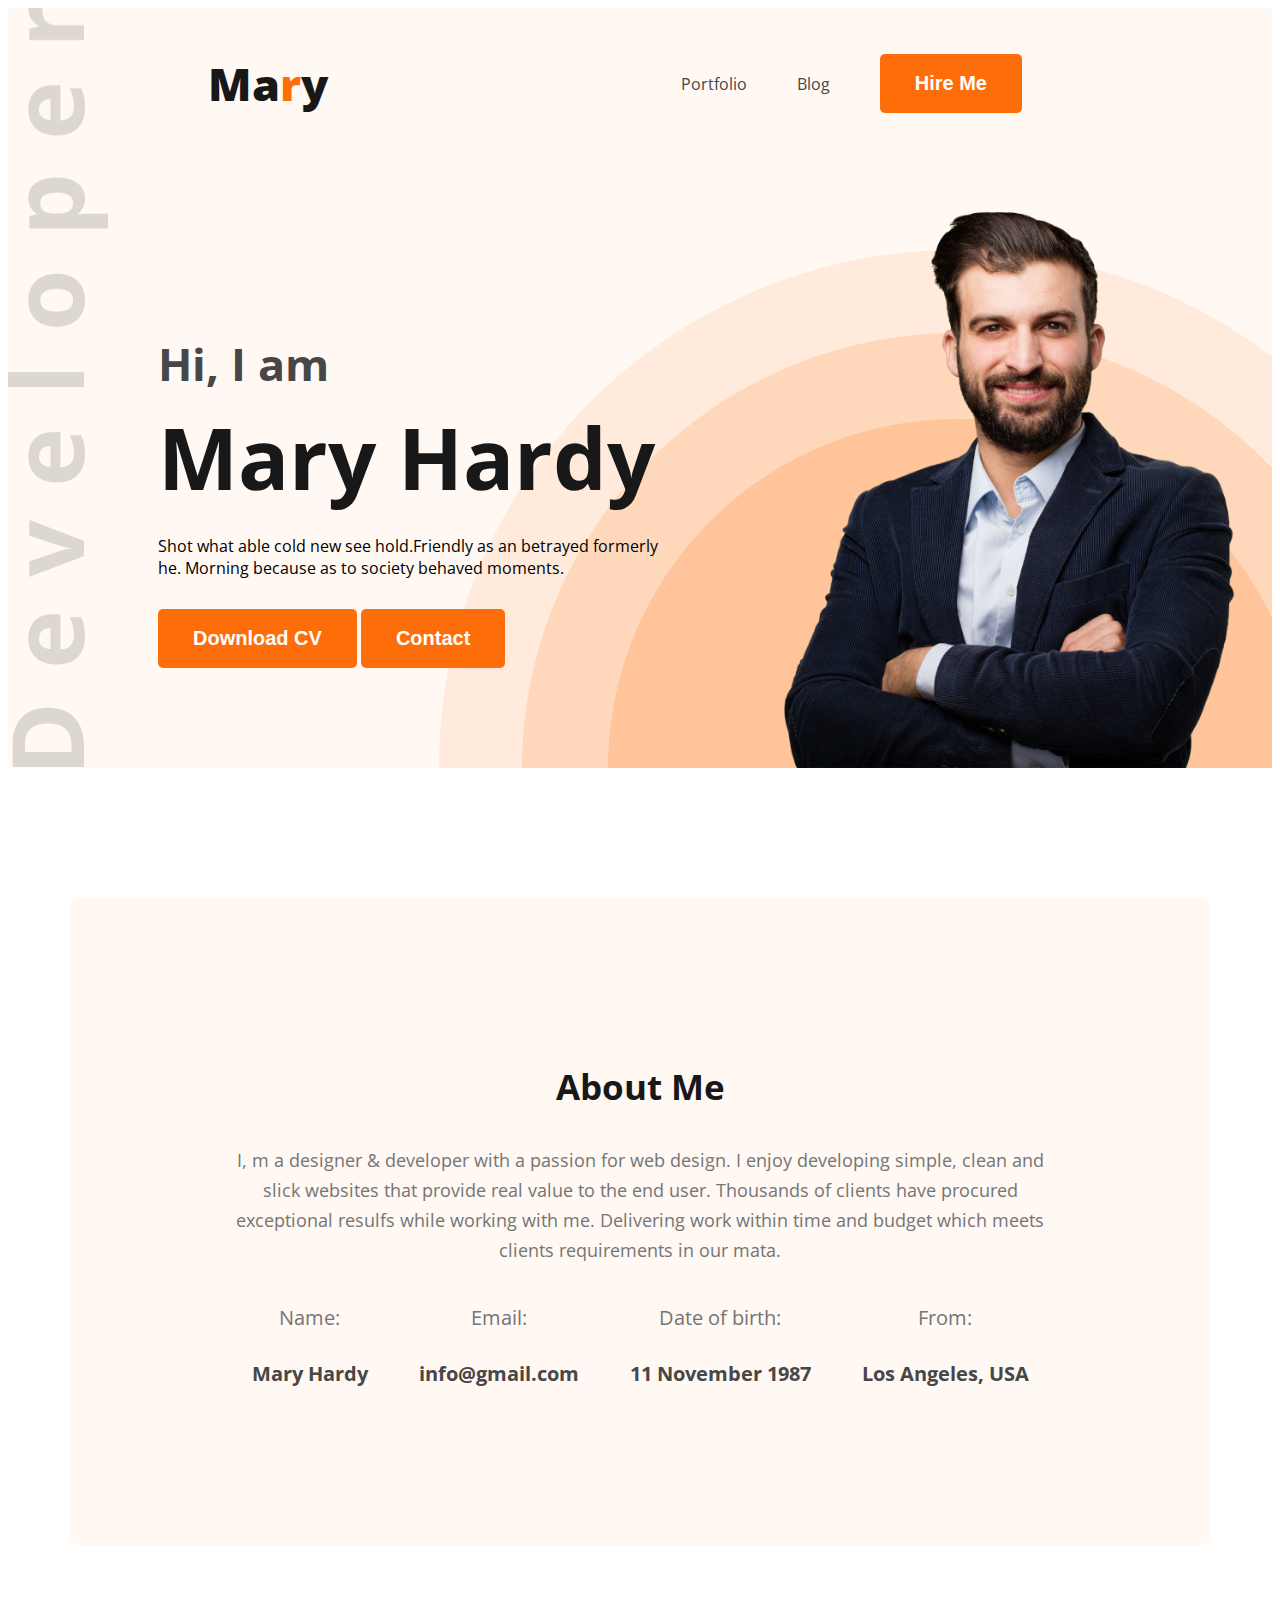
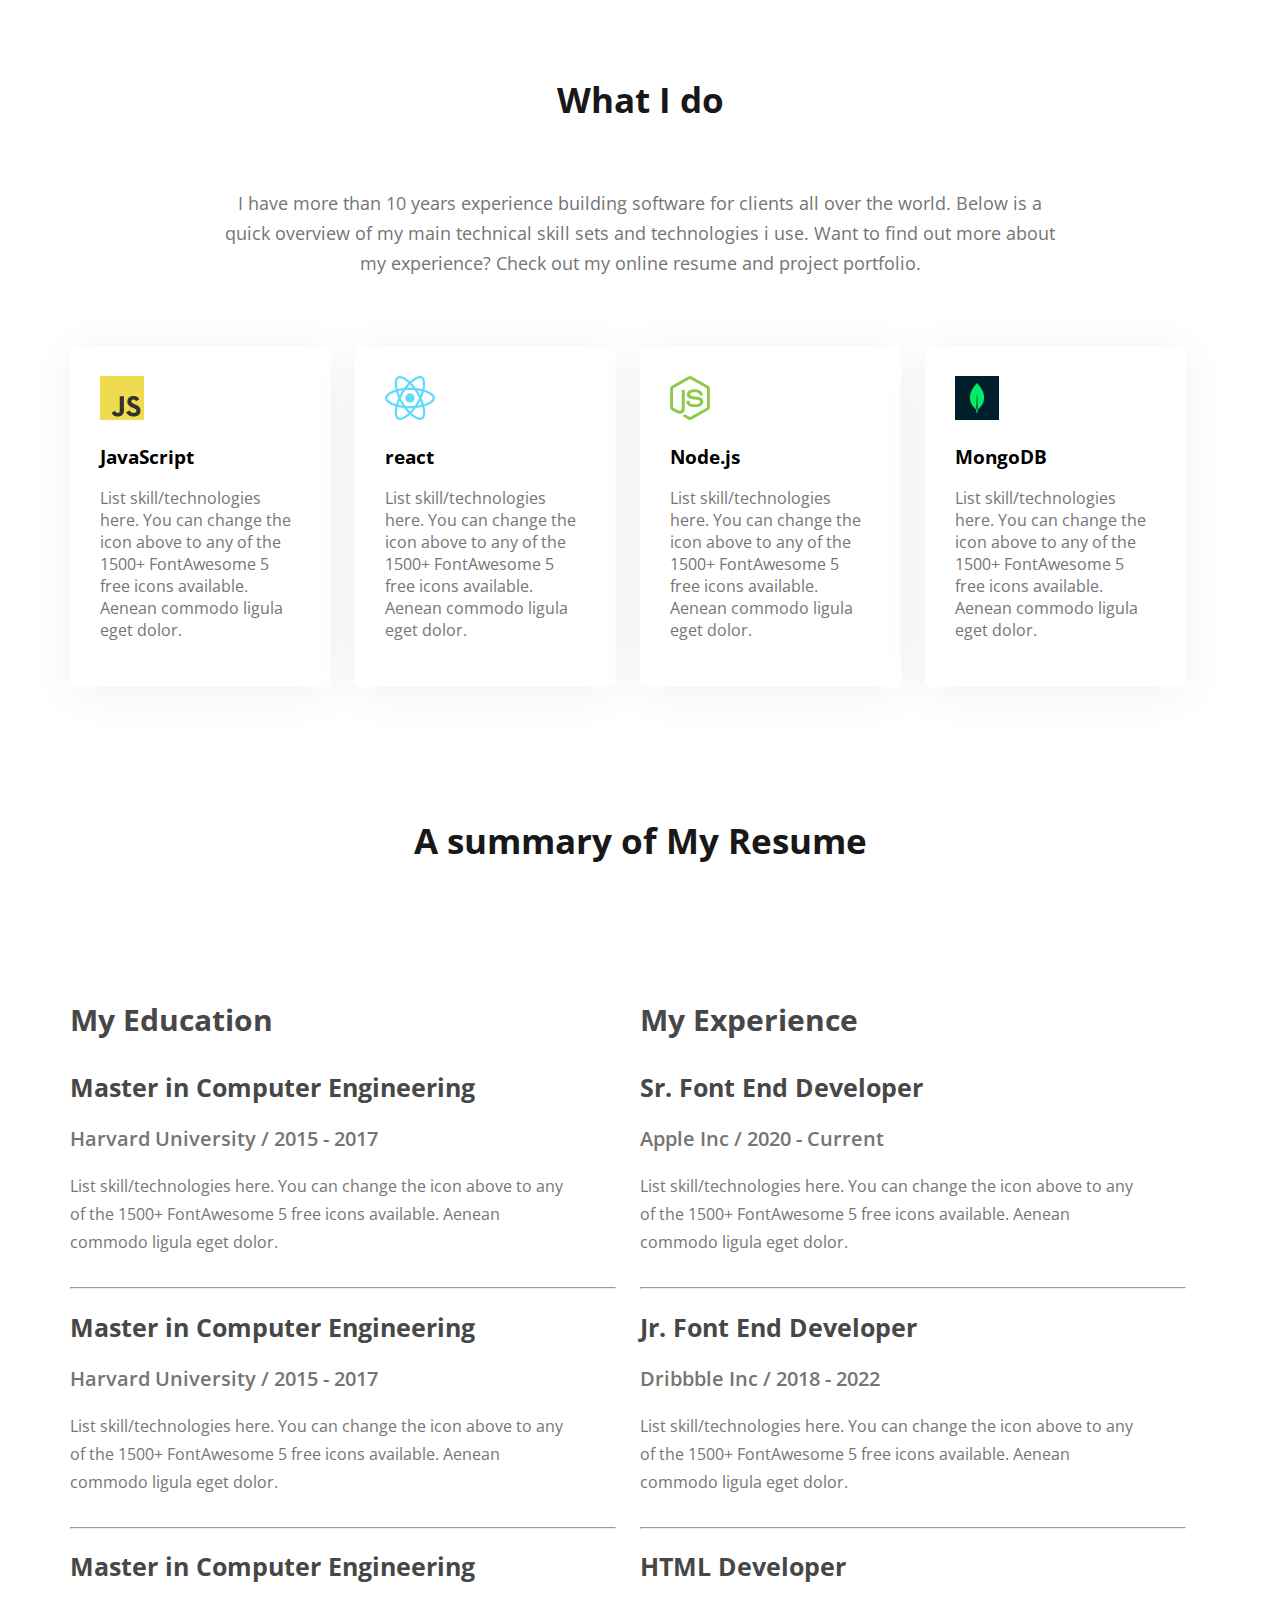
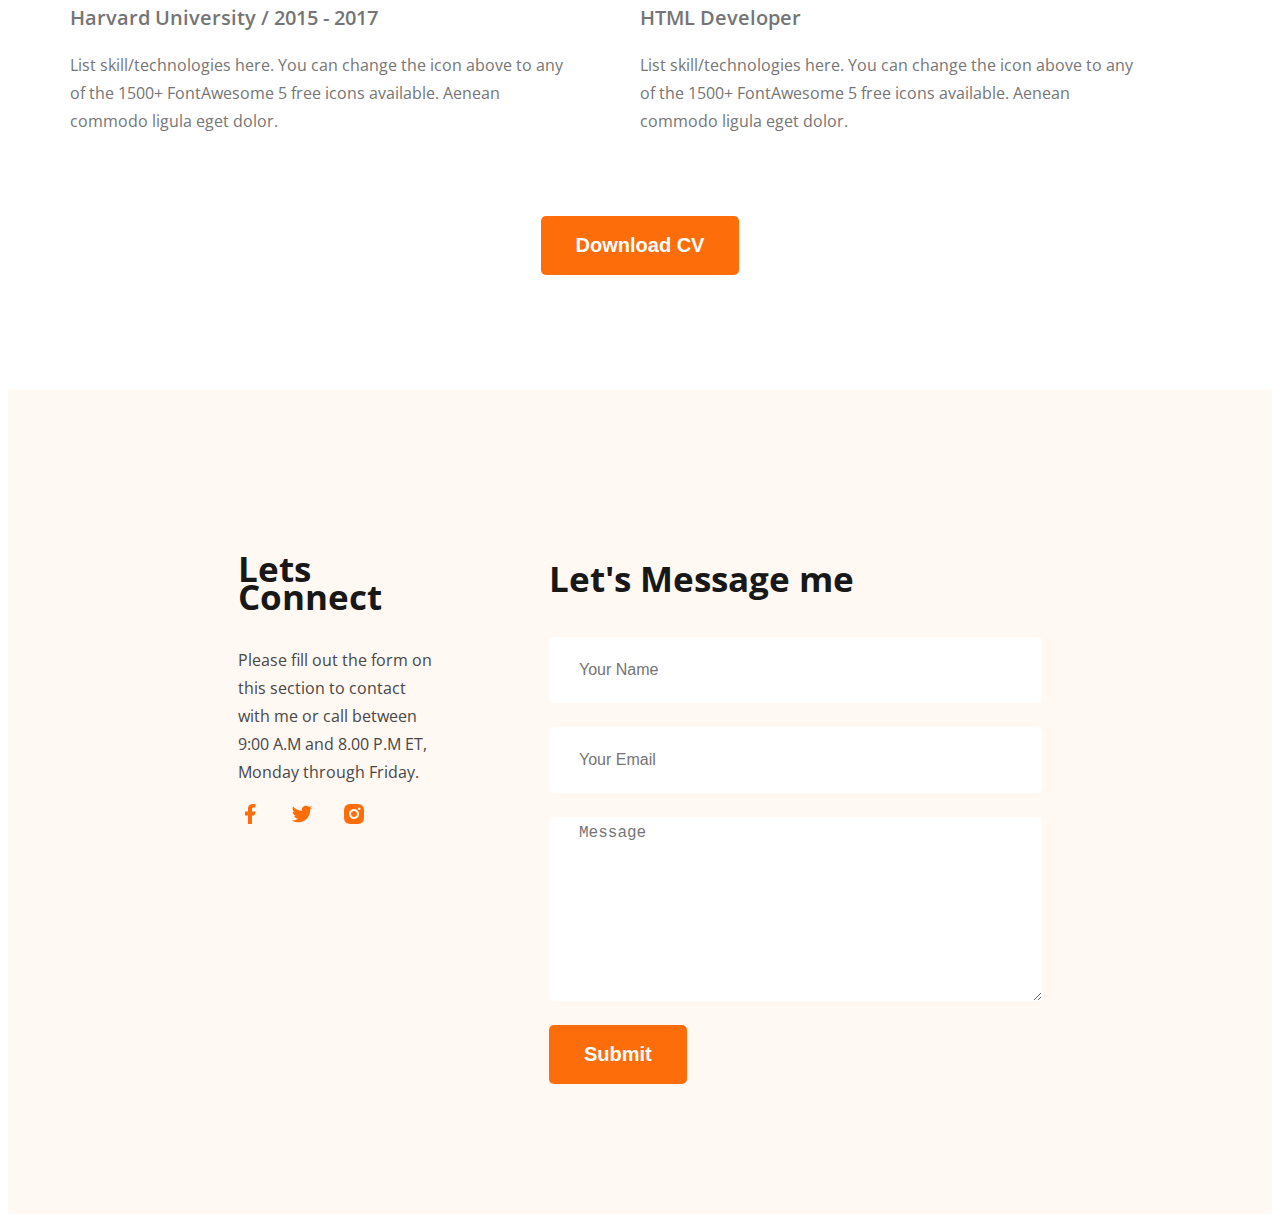
<file: index.html>
<!DOCTYPE html>
<html lang="en">
  <head>
    <meta charset="UTF-8" />
    <meta name="viewport" content="width=device-width, initial-scale=1.0" />
    <title>Hardy Website</title>
    <link rel="preconnect" href="https://fonts.googleapis.com" />
    <link rel="preconnect" href="https://fonts.gstatic.com" crossorigin />
    <link
      href="https://fonts.googleapis.com/css2?family=Lato&family=Open+Sans:wght@400;800&display=swap"
      rel="stylesheet"
    />
    <link rel="stylesheet" href="style/index.css" />
  </head>
  <body>
    <header class="header">
      <nav>
        <h3 class="nav-title">Ma<span class="priColor">r</span>y</h3>
        <ul>
          <li><a href="">Portfolio</a></li>
          <li><a href="">Blog</a></li>
          <li>
            <a href=""><button class="btn-primary">Hire Me</button></a>
          </li>
        </ul>
      </nav>
      <div class="banner">
        <div class="banner-content">
          <h3 class="banner-greeting">Hi, I am</h3>
          <h1 class="banner-title">Mary Hardy</h1>
          <p class="banner-description">
            Shot what able cold new see hold.Friendly as an betrayed formerly
            he. Morning because as to society behaved moments.
          </p>
          <button class="btn-primary">Download CV</button>
          <button class="btn-primary">Contact</button>
        </div>
        <img class="pro-pic" src="images/hardy.png" alt="" />
      </div>
    </header>
    <main>
      <section class="about">
        <h3 class="section-title">About Me</h3>
        <p class="section-description">
          I, m a designer & developer with a passion for web design. I enjoy
          developing simple, clean and slick websites that provide real value to
          the end user. Thousands of clients have procured exceptional resulfs
          while working with me. Delivering work within time and budget which
          meets clients requirements in our mata.
        </p>
        <div class="about-info-container">
          <div class="about-info">
            <p class="info-title">Name:</p>
            <h4 class="info-description">Mary Hardy</h4>
          </div>
          <div class="about-info">
            <p class="info-title">Email:</p>
            <h4 class="info-description">info@gmail.com</h4>
          </div>
          <div class="about-info">
            <p class="info-title">Date of birth:</p>
            <h4 class="info-description">11 November 1987</h4>
          </div>
          <div class="about-info">
            <p class="info-title">From:</p>
            <h4 class="info-description">Los Angeles, USA</h4>
          </div>
        </div>
      </section>
      <section>
        <h3 class="section-title">What I do</h3>
        <p class="section-description padding">
          I have more than 10 years experience building software for clients all
          over the world. Below is a quick overview of my main technical skill
          sets and technologies i use. Want to find out more about my
          experience? Check out my online resume and project portfolio.
        </p>
        <div class="skill-container">
          <div class="skill">
            <img src="images/icons/js.png" alt="" />
            <h3 class="skill-title">JavaScript</h3>
            <p class="skill-description">
              List skill/technologies here. You can change the icon above to any
              of the 1500+ FontAwesome 5 free icons available. Aenean commodo
              ligula eget dolor.
            </p>
          </div>
          <div class="skill">
            <img src="images/icons/react.png" alt="" />
            <h3 class="skill-title">react</h3>
            <p class="skill-description">
              List skill/technologies here. You can change the icon above to any
              of the 1500+ FontAwesome 5 free icons available. Aenean commodo
              ligula eget dolor.
            </p>
          </div>
          <div class="skill">
            <img src="images/icons/nodejs.png" alt="" />
            <h3 class="skill-title">Node.js</h3>
            <p class="skill-description">
              List skill/technologies here. You can change the icon above to any
              of the 1500+ FontAwesome 5 free icons available. Aenean commodo
              ligula eget dolor.
            </p>
          </div>
          <div class="skill">
            <img src="images/icons/mongo.png" alt="" />
            <h3 class="skill-title">MongoDB</h3>
            <p class="skill-description">
              List skill/technologies here. You can change the icon above to any
              of the 1500+ FontAwesome 5 free icons available. Aenean commodo
              ligula eget dolor.
            </p>
          </div>
        </div>
      </section>
      <section>
        <h3 class="section-title">A summary of My Resume</h3>

        <div class="resume-container">
          <div class="resume-column">
            <h3 class="resume-column-title">My Education</h3>

            <div class="resume-item">
              <h2 class="resume-item-title">Master in Computer Engineering</h2>
              <h3 class="resume-item-institute">
                Harvard University / 2015 - 2017
              </h3>
              <p class="resume-item-description">
                List skill/technologies here. You can change the icon above to
                any of the 1500+ FontAwesome 5 free icons available. Aenean
                commodo ligula eget dolor.
              </p>
            </div>
            <hr />
            <div class="resume-item">
              <h2 class="resume-item-title">Master in Computer Engineering</h2>
              <h3 class="resume-item-institute">
                Harvard University / 2015 - 2017
              </h3>
              <p class="resume-item-description">
                List skill/technologies here. You can change the icon above to
                any of the 1500+ FontAwesome 5 free icons available. Aenean
                commodo ligula eget dolor.
              </p>
            </div>
            <hr />
            <div class="resume-item">
              <h2 class="resume-item-title">Master in Computer Engineering</h2>
              <h3 class="resume-item-institute">
                Harvard University / 2015 - 2017
              </h3>
              <p class="resume-item-description">
                List skill/technologies here. You can change the icon above to
                any of the 1500+ FontAwesome 5 free icons available. Aenean
                commodo ligula eget dolor.
              </p>
            </div>
          </div>

          <div class="resume-column">
            <h3 class="resume-column-title">My Experience</h3>

            <div class="resume-item">
              <h2 class="resume-item-title">Sr. Font End Developer</h2>
              <h3 class="resume-item-institute">Apple Inc / 2020 - Current</h3>
              <p class="resume-item-description">
                List skill/technologies here. You can change the icon above to
                any of the 1500+ FontAwesome 5 free icons available. Aenean
                commodo ligula eget dolor.
              </p>
            </div>
            <hr />
            <div class="resume-item">
              <h2 class="resume-item-title">Jr. Font End Developer</h2>
              <h3 class="resume-item-institute">Dribbble Inc / 2018 - 2022</h3>
              <p class="resume-item-description">
                List skill/technologies here. You can change the icon above to
                any of the 1500+ FontAwesome 5 free icons available. Aenean
                commodo ligula eget dolor.
              </p>
            </div>
            <hr />
            <div class="resume-item">
              <h2 class="resume-item-title">HTML Developer</h2>
              <h3 class="resume-item-institute">HTML Developer</h3>
              <p class="resume-item-description">
                List skill/technologies here. You can change the icon above to
                any of the 1500+ FontAwesome 5 free icons available. Aenean
                commodo ligula eget dolor.
              </p>
            </div>
          </div>
        </div>
      </section>
      <button
        style="display: block; margin: 50px auto 115px"
        class="btn-primary"
      >
        Download CV
      </button>
    </main>
    <footer>
      <div class="footer-con">
        <div class="connect">
          <h3>Lets Connect</h3>
          <p>
            Please fill out the form on this section to contact with me or call
            between 9:00 A.M and 8.00 P.M ET, Monday through Friday.
          </p>
          <div class="connect-img">
            <img src="images/icons/facebook.png" alt="" />
            <img src="images/icons/twitter.png" alt="" />
            <img src="images/icons/insta.png" alt="" />
          </div>
        </div>
        <div class="message">
          <h3>Let's Message me</h3>
          <form action="">
            <input placeholder="Your Name" type="text" />
            <input placeholder="Your Email" type="text" />
            <textarea
              placeholder="Message"
              name=""
              id=""
              cols="30"
              rows="10"
            ></textarea>
          </form>
          <button class="btn-primary">Submit</button>
        </div>
      </div>
    </footer>
  </body>
</html>
</file>
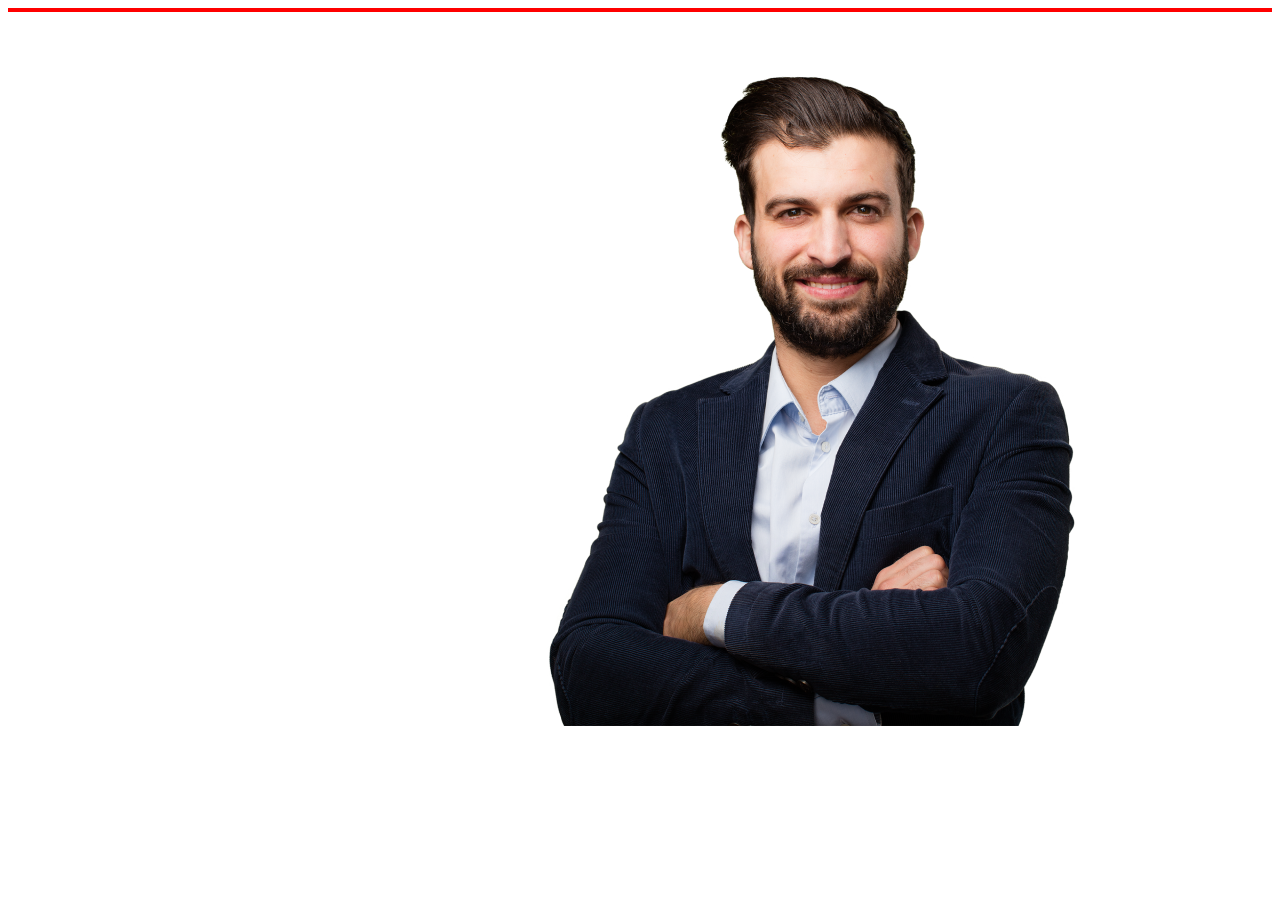
<file: p.html>
<!DOCTYPE html>
<html lang="en">
<head>
    <meta charset="UTF-8">
    <meta name="viewport" content="width=device-width, initial-scale=1.0">
    <title>Document</title>
    <style>
     body{
        background: url('images/hardy.png') no-repeat;
        background-position: 500px 50px;
        border: 2px solid red;
     }
    </style>
</head>
<body>
    
</body>
</html>
</file>
<file: style/index.css>
body {
  font-family: "Lato", sans-serif;
  font-family: "Open Sans", sans-serif;
}
.priColor {
  color: #fd6e0a;
}
/* nav releted style*/
nav {
  display: flex;
  justify-content: space-between;
  align-items: center;
  margin: 0 200px;
}
.nav-title {
  color: #181818;
  font-size: 45px;
  font-weight: 800;
}
nav ul {
  display: flex;
  align-items: center;
}
nav li {
  list-style: none;
  margin-right: 50px;
}
nav a {
  text-decoration: none;
  color: #474747;
}
.btn-primary {
  border-radius: 5px;
  background: #fd6e0a;
  border: 0;
  color: #fff;
  font-size: 20px;
  font-weight: 700;
  padding: 18px 35px;
}

header {
  background-color: #fff8f3;
  background-image: url("../images/developer.png"), url("../images/header_bg.png");
  background-repeat: no-repeat;
  background-position: bottom left,bottom right;
}

.banner {
  padding: 30px 30px 0px 150px;
  display: flex;
  justify-content: space-between;
  align-items: center;
}
.banner-content {
  max-width: 500px;
}

.banner-text {
}
.banner .pro-pic {
  width: 500px;
}
.banner-greeting {
  font-size: 45px;
  color: #474747;
  margin-bottom: 0;
}
.banner-title {
  font-size: 85px;
  color: #181818;
  font-weight: 700;
  margin-top: 5px;
  margin-bottom: 20px;
}
.banner-description {
  margin-bottom: 30px;
}
main {
  max-width: 1140px;
  margin: 0 auto;
}
main section {
  margin-top: 130px;
}
.about {
  padding: 130px 156px;
  border-radius: 10px;
  background: #fff8f3;
  margin-top: 130px;
}
.section-title {
  color: var(--dark-01, #181818);
  text-align: center;
  font-size: 35px;
  font-weight: 700;
}
.section-description {
  color: var(--dark-03, #757575);
  text-align: center;
  font-size: 18px;
  font-weight: 400;
  line-height: 30px; /* 166.667% */
}
.about-info-container {
  display: flex;
  justify-content: space-around;
}
.about-info {
  font-size: 20px;
  line-height: 30px;
  text-align: center;
}
.info-title {
  color: #757575;
}
.info-description {
  color: #474747;
}
.padding {
  padding: 30px 150px 50px;
}
.skill-container {
  display: flex;
  justify-content: space-around;
}
.skill-description {
  color: #757575;
}

.skill {
  width: 267px;
  padding: 30px;
  margin-right: 24px;
  border-radius: 5px;
  background: #fff;
  box-shadow: 0px 6px 50px 0px rgba(0, 0, 0, 0.06);
}
.resume-container {
  display: flex;
  justify-content: space-between;
}
.resume-column {
  padding-top: 70px;
  margin-right: 24px;
}
.resume-column-title {
  color: #474747;
  font-size: 30px;
  font-weight: 700;
}

.resume-item-title {
  color: var(--dark-02, #474747);
  font-size: 25px;
  font-weight: 700;
}

.resume-item-institute {
  color: var(--dark-03, #757575);
  font-size: 20px;
  font-weight: 600;
}

.resume-item-description {
  color: var(--dark-03, #757575);
  padding-right: 45px;
  padding-bottom: 15px;
  font-size: 16px;
  font-weight: 400;
  line-height: 28px; /* 175% */
}

footer {
  background: #fff8f3;
  padding: 130px 230px;
}
.footer-con {
  display: flex;
  justify-content: space-around;
}
.connect {
  width: 560px;
  padding-right: 117px;
  color: #474747;
  font-size: 16px;
  font-weight: 400;
  line-height: 28px; /* 175% */
}
.connect img{
  margin-right: 24px;
}
footer h3 {
  color: var(--dark-01, #181818);
  font-size: 35px;
  font-weight: 700;
}
footer input {
  width: 461px;
  height: 64px;
  border: 0;
  margin-bottom: 24px;
  border-radius: 5px;
  background: var(--white-color, #fff);
  flex-shrink: 0;
  padding-left: 30px;
  color: var(--dark-03, #757575);
  font-size: 16px;
  font-weight: 400;
  line-height: 28px; /* 175% */
}
footer textarea {
  width: 461px;
  height: 180px;
  border: 0;
  flex-shrink: 0;
  border-radius: 5px;
  background: var(--white-color, #fff);
  color: var(--dark-03, #757575);
  padding-left: 30px;
  font-size: 16px;
  font-weight: 400;
  line-height: 28px; /* 175% */
}
form > input,
textarea {
  display: block;
}
footer .message button{
  margin-top: 24px;
}
</file>
